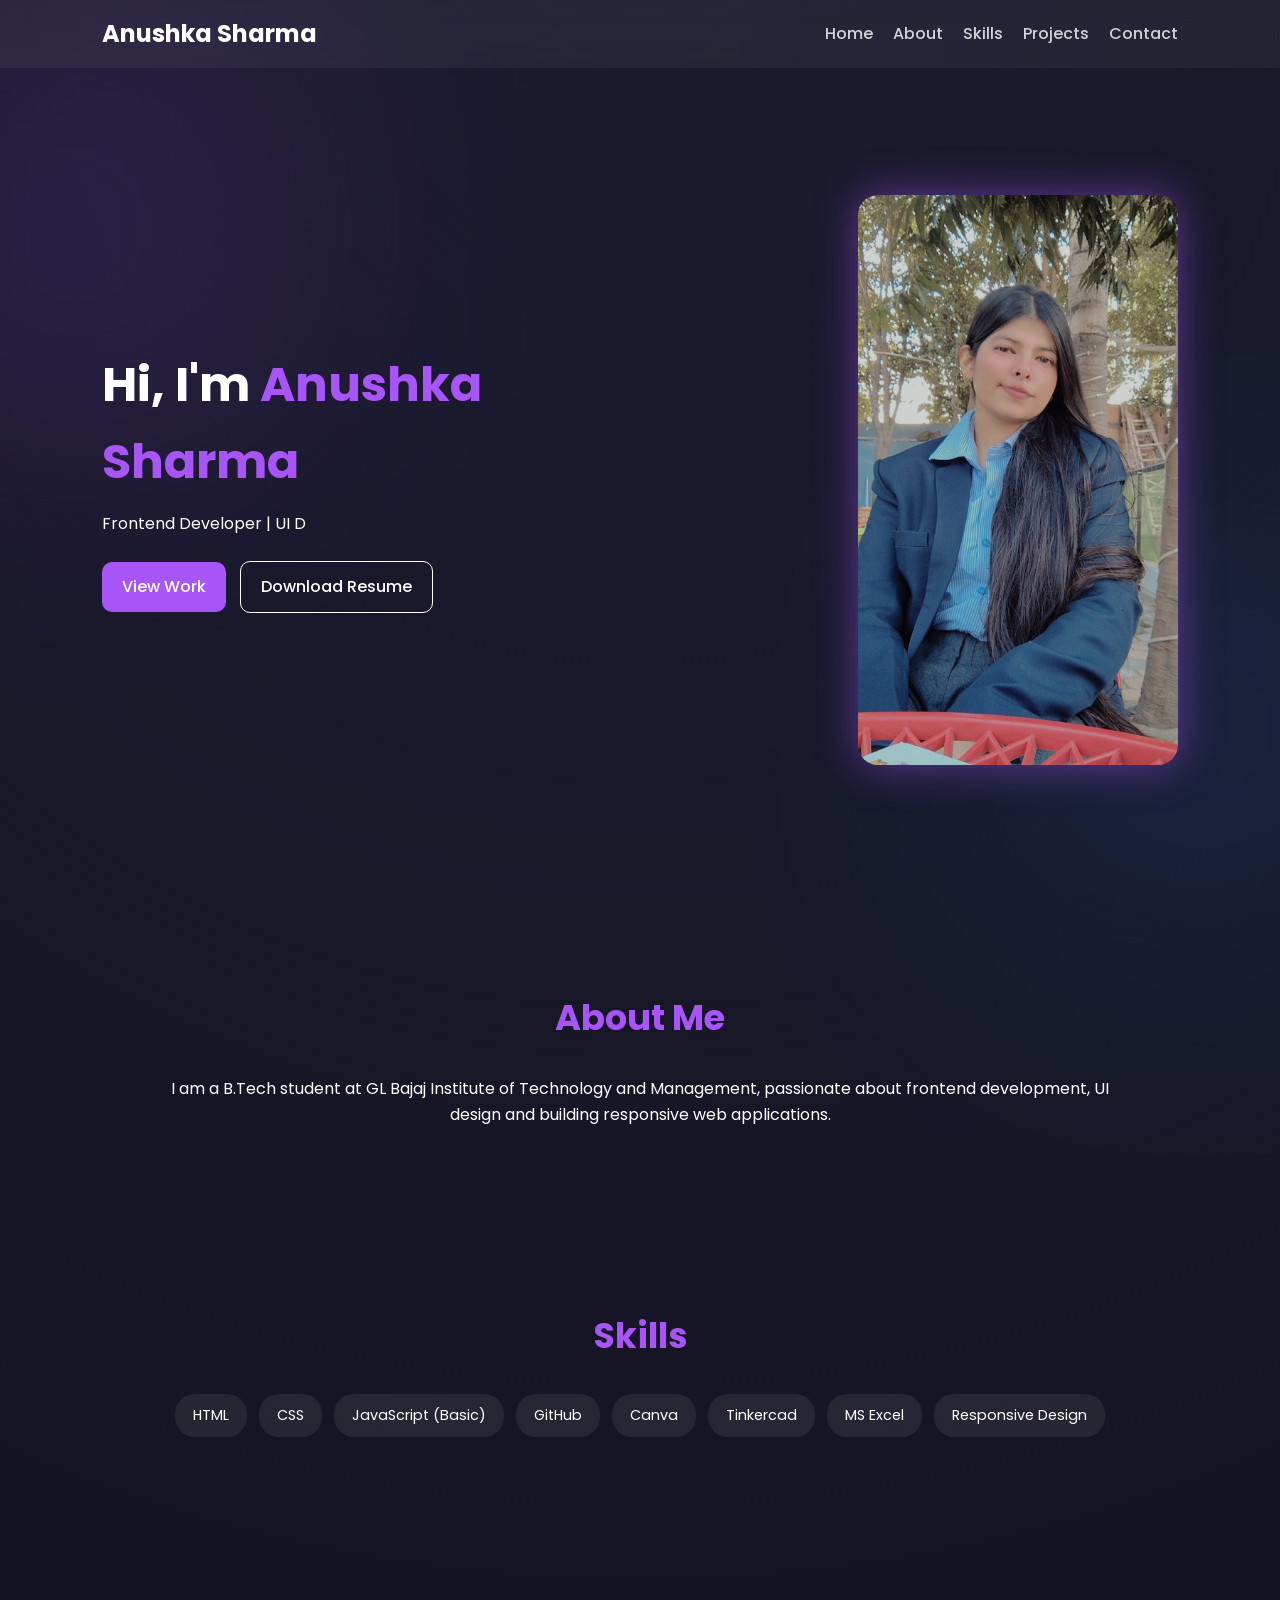
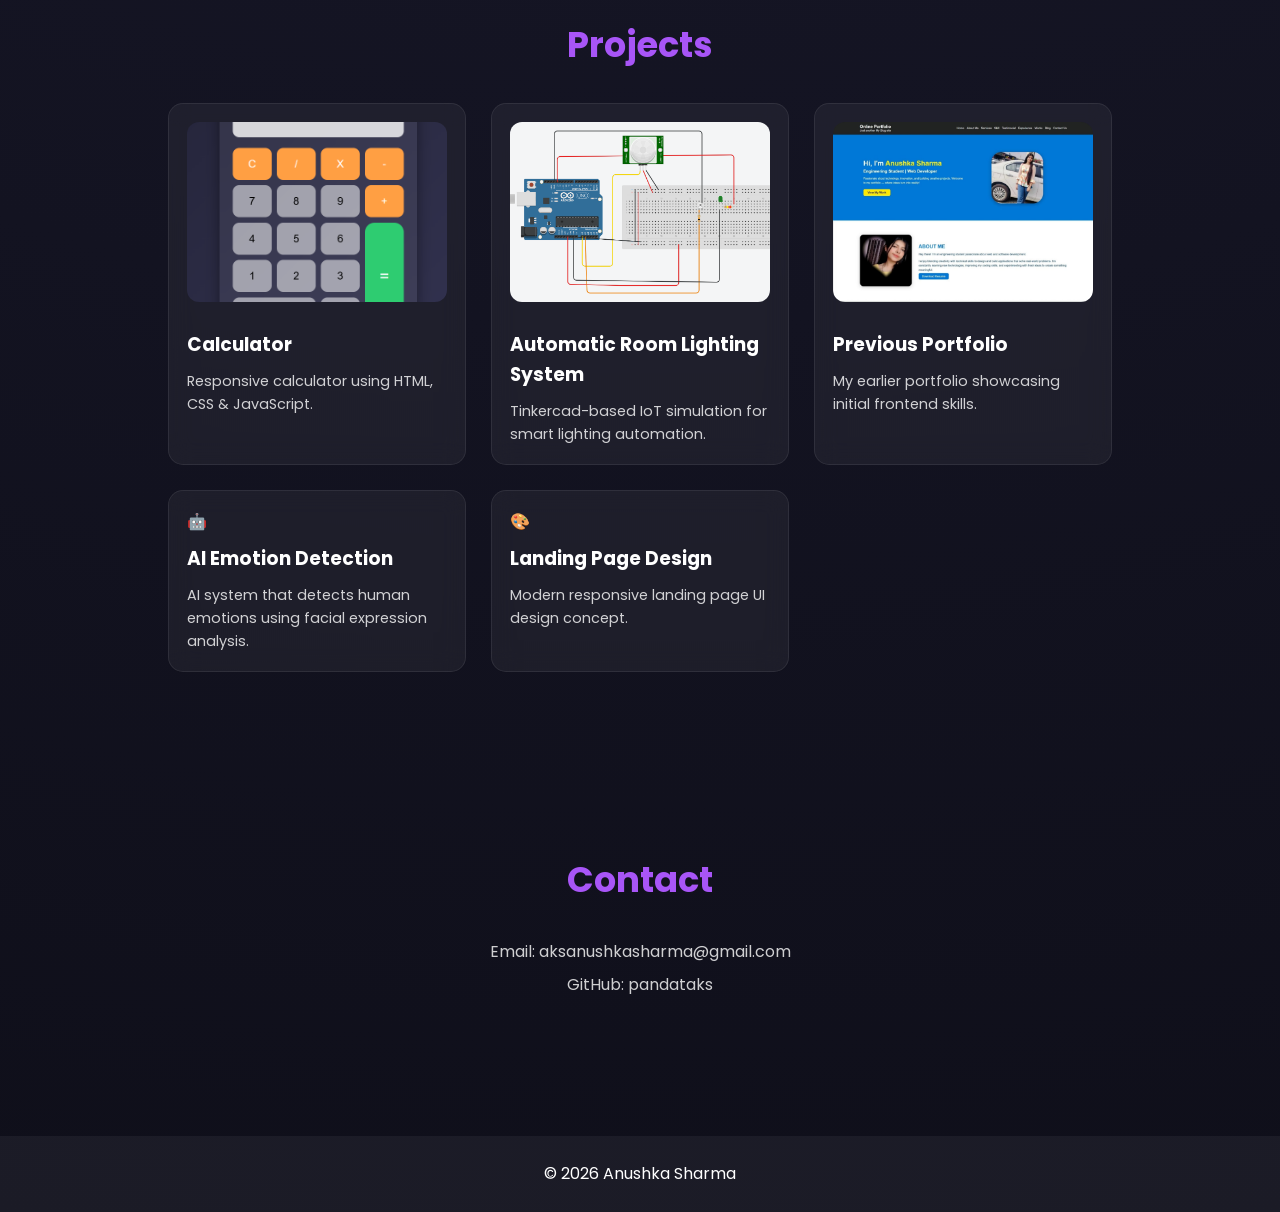
<file: frontend developer internship/task_1/index.html>
<!DOCTYPE html>
<html lang="en">
<head>
  <meta charset="UTF-8">
  <meta name="viewport" content="width=device-width, initial-scale=1.0">
  <title>Anushka Sharma | Portfolio</title>
  <link rel="stylesheet" href="style.css">
</head>

<body>

<!-- NAV -->
<header>
  <nav>
    <h2 class="logo">Anushka Sharma</h2>
    <ul>
      <li><a href="#home">Home</a></li>
      <li><a href="#about">About</a></li>
      <li><a href="#skills">Skills</a></li>
      <li><a href="#projects">Projects</a></li>
      <li><a href="#contact">Contact</a></li>
    </ul>
  </nav>
</header>

<!-- HERO -->
<section id="home" class="hero">
  <div class="hero-left">
    <h1>Hi, I'm <span>Anushka Sharma</span></h1>
    <p id="typing"></p>

    <div class="btns">
      <a href="#projects" class="btn">View Work</a>
      <a href="#" class="btn outline">Download Resume</a>
    </div>
  </div>

  <div class="hero-right">
    <img src="images/profilepic.jpeg" alt="Profile Picture">
  </div>
</section>

<!-- ABOUT -->
<section id="about" class="section">
  <h2>About Me</h2>
  <p>
    I am a B.Tech student at GL Bajaj Institute of Technology and Management,
    passionate about frontend development, UI design and building responsive web applications.
  </p>
</section>

<!-- SKILLS -->
<section id="skills" class="section">
  <h2>Skills</h2>
<div class="skills">
  <span>HTML</span>
  <span>CSS</span>
  <span>JavaScript (Basic)</span>
  <span>GitHub</span>
  <span>Canva</span>
  <span>Tinkercad</span>
  <span>MS Excel</span>
  <span>Responsive Design</span>
</div>
</section>

<!-- PROJECTS -->
<section id="projects" class="section">
  <h2>Projects</h2>

  <div class="grid">

    <div class="card">
      <img src="images/cal.png" alt="Calculator">
      <h3>Calculator</h3>
      <p>Responsive calculator using HTML, CSS & JavaScript.</p>
    </div>

    <div class="card">
      <img src="images/mptinkercad.png" alt="Room Lighting">
      <h3>Automatic Room Lighting System</h3>
      <p>Tinkercad-based IoT simulation for smart lighting automation.</p>
    </div>

    <div class="card">
      <img src="images/portfolioss.jpg" alt="Portfolio">
      <h3>Previous Portfolio</h3>
      <p>My earlier portfolio showcasing initial frontend skills.</p>
    </div>

    <div class="card">
      <div class="emoji">🤖</div>
      <h3>AI Emotion Detection</h3>
      <p>AI system that detects human emotions using facial expression analysis.</p>
    </div>

    <div class="card">
      <div class="emoji">🎨</div>
      <h3>Landing Page Design</h3>
      <p>Modern responsive landing page UI design concept.</p>
    </div>

  </div>
</section>

<!-- CONTACT -->
<section id="contact" class="section">
  <h2>Contact</h2>
  <p>Email: aksanushkasharma@gmail.com</p>
  <p>GitHub: pandataks</p>
</section>

<footer>
  <p>© <span id="year"></span> Anushka Sharma</p>
</footer>

<script src="script.js"></script>
</body>
</html>
</file>
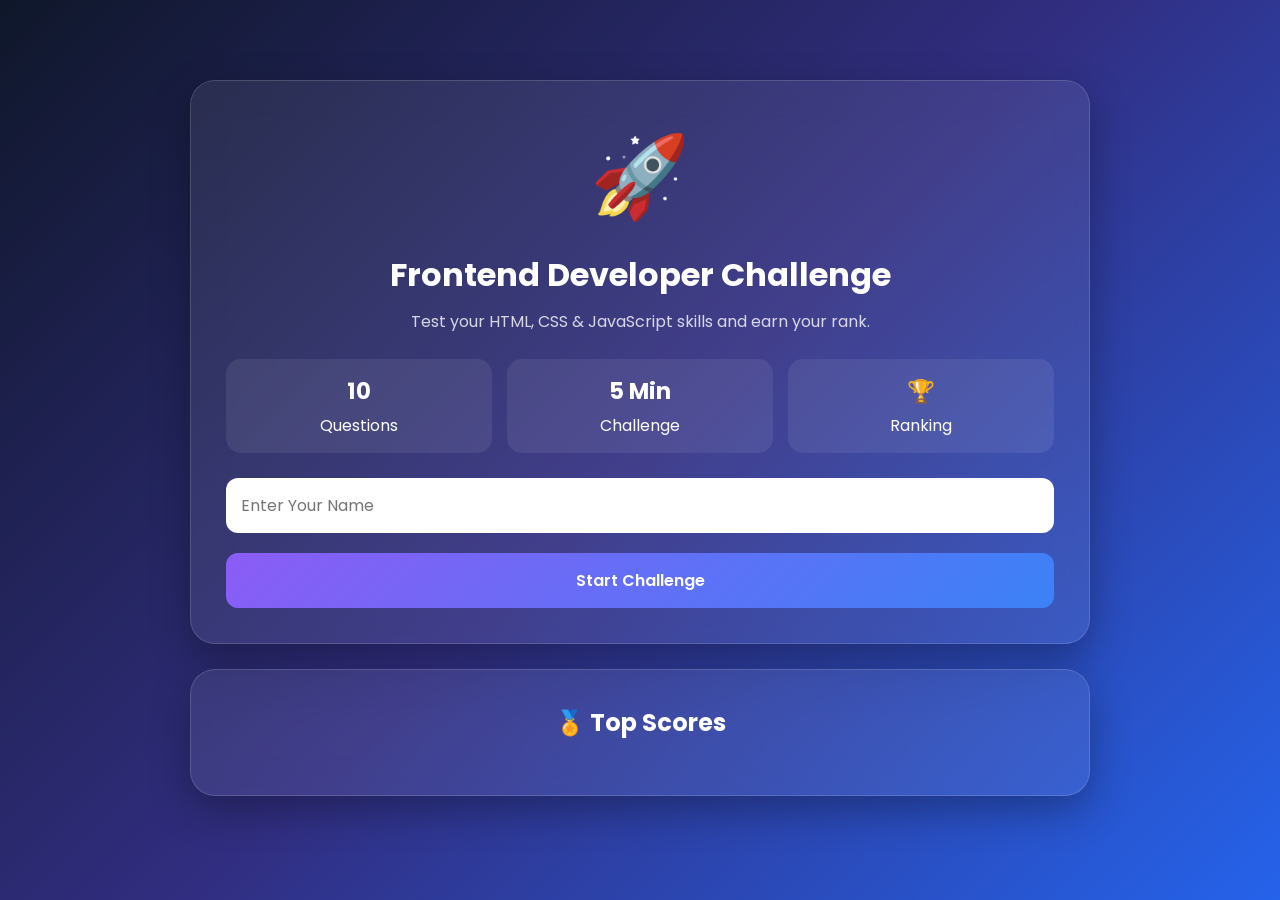
<file: frontend developer internship/task_2/index.html>
<!DOCTYPE html>
<html lang="en">
<head>
    <meta charset="UTF-8">
    <meta name="viewport" content="width=device-width, initial-scale=1.0">
    <title>Frontend Developer Challenge</title>

    <link href="https://fonts.googleapis.com/css2?family=Poppins:wght@300;400;500;600;700&display=swap" rel="stylesheet">

    <link rel="stylesheet" href="style.css">
</head>
<body>

<div class="container">

    <!-- Welcome Screen -->
    <div id="welcome-screen" class="card">

        <div class="hero-icon">🚀</div>

        <h1>Frontend Developer Challenge</h1>

        <p class="subtitle">
            Test your HTML, CSS & JavaScript skills and earn your rank.
        </p>

        <div class="stats">

            <div class="stat-box">
                <span>10</span>
                Questions
            </div>

            <div class="stat-box">
                <span>5 Min</span>
                Challenge
            </div>

            <div class="stat-box">
                <span>🏆</span>
                Ranking
            </div>

        </div>

        <input
            type="text"
            id="player-name"
            placeholder="Enter Your Name"
        >

        <button id="start-btn">
            Start Challenge
        </button>

    </div>

    <!-- Quiz Screen -->
    <div id="quiz-screen" class="card hidden">

        <div class="top-bar">

            <div class="score-box">
                ⭐ Score:
                <span id="live-score">0</span>
            </div>

            <div class="question-count">
                Question
                <span id="question-number">1</span>/10
            </div>

        </div>

        <div class="progress-bar">
            <div id="progress-fill"></div>
        </div>

        <h2 id="question"></h2>

        <div id="answer-buttons"></div>

        <button id="next-btn">
            Next Question →
        </button>

    </div>

    <!-- Result Screen -->
    <div id="result-screen" class="card hidden">

        <div id="rank-emoji" class="result-emoji">
            🏆
        </div>

        <h1 id="rank-title">
            Frontend Master
        </h1>

        <div class="result-score">
            <span id="final-score">0</span>/10
        </div>

        <div class="accuracy">
            Accuracy:
            <span id="accuracy">0%</span>
        </div>

        <div class="certificate">

            <h3>Certificate of Completion</h3>

            <p>
                Awarded to
            </p>

            <h2 id="certificate-name">
                Your Name
            </h2>

            <p>
                For successfully completing the
                Frontend Developer Challenge
            </p>

        </div>

        <button id="play-again-btn">
            Play Again 🔄
        </button>

    </div>

    <!-- Leaderboard -->
    <div class="leaderboard card">

        <h2>🏅 Top Scores</h2>

        <ul id="leaderboard-list">

        </ul>

    </div>

</div>

<script src="script.js"></script>

</body>
</html>
</file>
<file: frontend developer internship/task_1/style.css>
@import url('https://fonts.googleapis.com/css2?family=Poppins:wght@300;400;500;600&display=swap');

*{
  margin:0;
  padding:0;
  box-sizing:border-box;
  font-family:'Poppins', sans-serif;
}

body{
  background: radial-gradient(circle at top, #1b1b2f, #0f0f1a);
  color:white;
  overflow-x:hidden;
  line-height:1.6;
}

/* NAVBAR */
header{
  position:fixed;
  top:0;
  width:100%;
  background: rgba(255,255,255,0.05);
  backdrop-filter: blur(12px);
  z-index:1000;
  padding:15px 8%;
}

nav{
  display:flex;
  justify-content:space-between;
  align-items:center;
}

nav ul{
  display:flex;
  gap:20px;
  list-style:none;
}

nav a{
  color:white;
  text-decoration:none;
  font-weight:500;
  opacity:0.8;
  position:relative;
  transition:0.3s;
}

nav a:hover{
  opacity:1;
  color:#a855f7;
}

nav a::after{
  content:"";
  position:absolute;
  left:0;
  bottom:-5px;
  width:0%;
  height:2px;
  background:#a855f7;
  transition:0.3s;
}

nav a:hover::after{
  width:100%;
}

/* HERO */
.hero{
  display:flex;
  justify-content:space-between;
  align-items:center;
  padding:140px 8% 80px;
  min-height:100vh;
  position:relative;
  gap:40px;
}

/* glow */
.hero::before{
  content:"";
  position:absolute;
  width:350px;
  height:350px;
  background:#a855f7;
  filter:blur(140px);
  top:50px;
  left:-100px;
  opacity:0.25;
  z-index:-1;
}

.hero::after{
  content:"";
  position:absolute;
  width:350px;
  height:350px;
  background:#3b82f6;
  filter:blur(140px);
  bottom:0;
  right:-100px;
  opacity:0.2;
  z-index:-1;
}

.hero-left{
  max-width:550px;
}

.hero h1{
  font-size:3rem;
  margin-bottom:10px;
}

.hero h1 span{
  color:#a855f7;
}

.subtext{
  margin-top:10px;
  opacity:0.75;
}

/* BUTTONS */
.btns{
  margin-top:25px;
}

.btn{
  display:inline-block;
  padding:12px 20px;
  background:#a855f7;
  color:white;
  border-radius:10px;
  text-decoration:none;
  transition:0.3s;
  font-weight:500;
}

.btn:hover{
  background:#9333ea;
}

.outline{
  background:transparent;
  border:1px solid white;
  margin-left:10px;
}

/* PROFILE IMAGE */
.hero-right{
  display:flex;
  justify-content:center;
  align-items:center;
}

.hero-right img{
  width:auto;
  max-width:320px;
  height:auto;
  border-radius:20px;
  box-shadow:0 0 40px rgba(168,85,247,0.5);
  transition:0.3s;
}

.hero-right img:hover{
  transform:scale(1.05);
}

/* SECTIONS */
.section{
  padding:90px 10%;
  text-align:center;
  max-width:1200px;
  margin:auto;
}

.section h2{
  font-size:2.2rem;
  margin-bottom:30px;
  color:#a855f7;
}

/* SKILLS */
.skills{
  display:flex;
  flex-wrap:wrap;
  justify-content:center;
  gap:12px;
}

.skills span{
  padding:10px 18px;
  background:rgba(255,255,255,0.07);
  border-radius:20px;
  transition:0.3s;
  font-size:0.9rem;
}

.skills span:hover{
  background:#a855f7;
  transform:scale(1.05);
}

/* PROJECT GRID */
.grid{
  display:grid;
  grid-template-columns:repeat(auto-fit,minmax(260px,1fr));
  gap:25px;
}

/* CARD */
.card{
  background:rgba(255,255,255,0.05);
  backdrop-filter:blur(12px);
  border:1px solid rgba(255,255,255,0.08);
  padding:18px;
  border-radius:15px;
  transition:0.4s;
  text-align:left;
}

.card:hover{
  transform:translateY(-10px);
  border-color:#a855f7;
  box-shadow:0 0 25px rgba(168,85,247,0.3);
}

.card img{
  width:100%;
  height:180px;
  object-fit:cover;
  border-radius:12px;
  margin-bottom:10px;
}

.card h3{
  margin:10px 0;
}

.card p{
  opacity:0.8;
  font-size:0.9rem;
}

/* CONTACT */
#contact p{
  margin:8px 0;
  opacity:0.8;
}

/* FOOTER */
footer{
  text-align:center;
  padding:25px;
  background:rgba(255,255,255,0.05);
  margin-top:40px;
}

/* RESPONSIVE */
@media(max-width:768px){
  .hero{
    flex-direction:column;
    text-align:center;
  }

  .hero h1{
    font-size:2.2rem;
  }

  nav ul{
    gap:12px;
    font-size:0.9rem;
  }
}
</file>
<file: frontend developer internship/task_2/style.css>
*{
    margin:0;
    padding:0;
    box-sizing:border-box;
    font-family:'Poppins',sans-serif;
}

body{
    min-height:100vh;
    background:linear-gradient(
        135deg,
        #0f172a,
        #312e81,
        #2563eb
    );

    display:flex;
    justify-content:center;
    align-items:center;

    padding:30px;
    color:white;
}

.container{
    width:100%;
    max-width:900px;
}

.card{
    background:rgba(255,255,255,0.08);

    border:1px solid rgba(255,255,255,0.15);

    border-radius:25px;

    padding:35px;

    backdrop-filter:blur(18px);

    box-shadow:
    0 15px 40px rgba(0,0,0,.3);

    margin-bottom:25px;

    animation:fadeIn .5s ease;
}

.hidden{
    display:none;
}

@keyframes fadeIn{
    from{
        opacity:0;
        transform:translateY(15px);
    }
    to{
        opacity:1;
        transform:translateY(0);
    }
}

/* Welcome Screen */

.hero-icon{
    font-size:5rem;
    text-align:center;
    margin-bottom:15px;
}

.card h1{
    text-align:center;
    margin-bottom:10px;
}

.subtitle{
    text-align:center;
    opacity:.8;
    margin-bottom:25px;
}

.stats{
    display:flex;
    gap:15px;
    margin-bottom:25px;
}

.stat-box{
    flex:1;

    background:rgba(255,255,255,.08);

    padding:15px;

    border-radius:15px;

    text-align:center;
}

.stat-box span{
    display:block;
    font-size:1.4rem;
    font-weight:700;
    margin-bottom:5px;
}

#player-name{
    width:100%;

    padding:15px;

    border:none;

    outline:none;

    border-radius:12px;

    margin-bottom:20px;

    font-size:1rem;
}

#start-btn,
#next-btn,
#play-again-btn{

    width:100%;

    padding:15px;

    border:none;

    border-radius:12px;

    cursor:pointer;

    font-size:1rem;

    font-weight:600;

    color:white;

    background:linear-gradient(
        135deg,
        #8b5cf6,
        #3b82f6
    );

    transition:.3s;
}

#start-btn:hover,
#next-btn:hover,
#play-again-btn:hover{

    transform:translateY(-2px);
}

/* Quiz */

.top-bar{
    display:flex;
    justify-content:space-between;
    align-items:center;
    margin-bottom:20px;
}

.score-box,
.question-count{
    background:rgba(255,255,255,.08);

    padding:10px 15px;

    border-radius:12px;
}

.progress-bar{
    width:100%;
    height:10px;

    background:rgba(255,255,255,.1);

    border-radius:30px;

    overflow:hidden;

    margin-bottom:25px;
}

#progress-fill{
    width:0%;

    height:100%;

    background:linear-gradient(
        90deg,
        #8b5cf6,
        #3b82f6
    );

    transition:.4s;
}

#question{
    margin-bottom:20px;
    line-height:1.5;
}

#answer-buttons{
    display:flex;
    flex-direction:column;
    gap:12px;
}

.btn{
    width:100%;

    padding:15px;

    border:none;

    border-radius:12px;

    cursor:pointer;

    color:white;

    text-align:left;

    background:rgba(255,255,255,.08);

    transition:.3s;
}

.btn:hover{
    background:#8b5cf6;
}

.correct{
    background:#16a34a !important;
}

.incorrect{
    background:#dc2626 !important;
}

#next-btn{
    margin-top:20px;
    display:none;
}

/* Result */

.result-emoji{
    text-align:center;
    font-size:5rem;
    margin-bottom:10px;
}

.result-score{
    text-align:center;
    font-size:4rem;
    font-weight:700;
    color:#facc15;
    margin:20px 0;
}

.accuracy{
    text-align:center;
    font-size:1.2rem;
    margin-bottom:20px;
}

.certificate{

    background:rgba(255,255,255,.08);

    border:2px dashed rgba(255,255,255,.3);

    border-radius:20px;

    padding:25px;

    text-align:center;

    margin-bottom:20px;
}

.certificate h3{
    margin-bottom:10px;
}

#certificate-name{
    color:#facc15;
    margin:10px 0;
}

/* Leaderboard */

.leaderboard h2{
    text-align:center;
    margin-bottom:20px;
}

#leaderboard-list{
    list-style:none;
}

#leaderboard-list li{

    background:rgba(255,255,255,.08);

    padding:12px 15px;

    border-radius:12px;

    margin-bottom:10px;

    display:flex;

    justify-content:space-between;

    align-items:center;
}

/* Responsive */

@media(max-width:768px){

    .stats{
        flex-direction:column;
    }

    .top-bar{
        flex-direction:column;
        gap:10px;
    }

    .card{
        padding:25px;
    }

    .result-score{
        font-size:3rem;
    }

    .hero-icon{
        font-size:4rem;
    }
}
</file>
